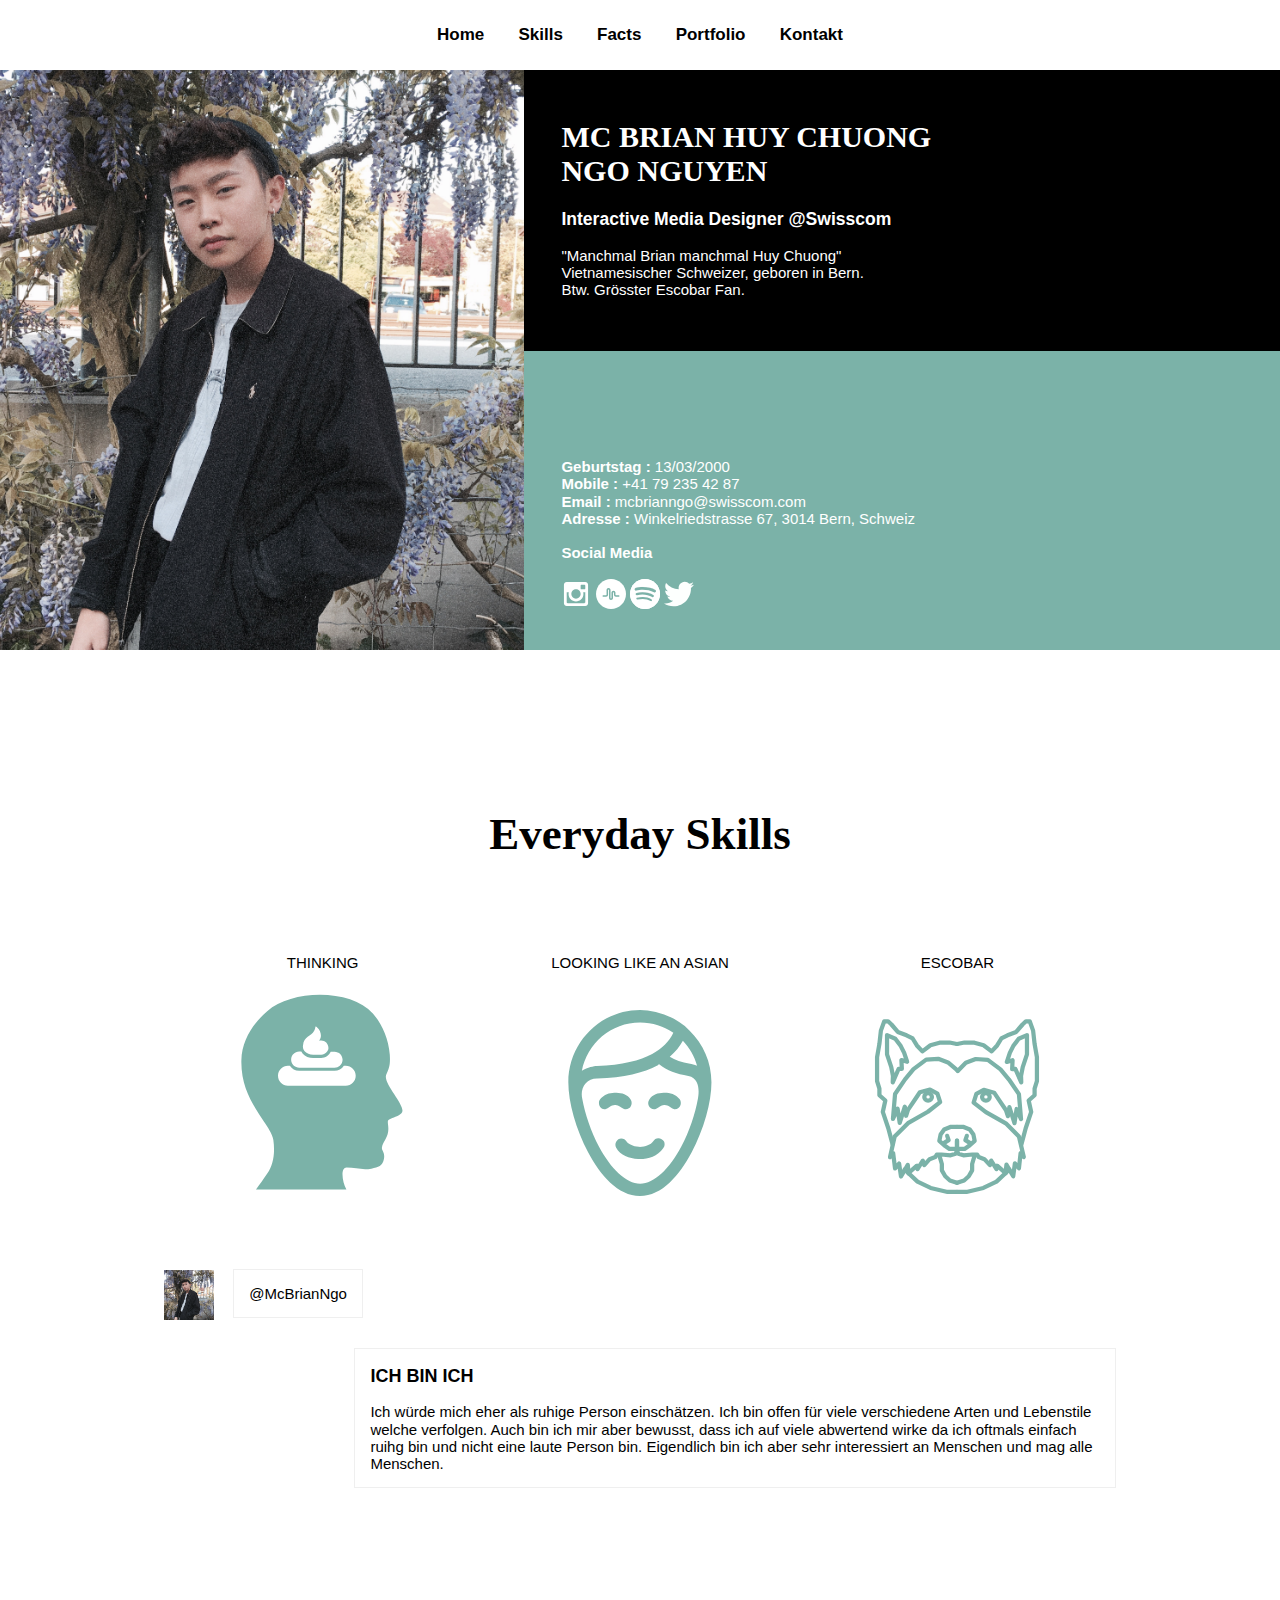
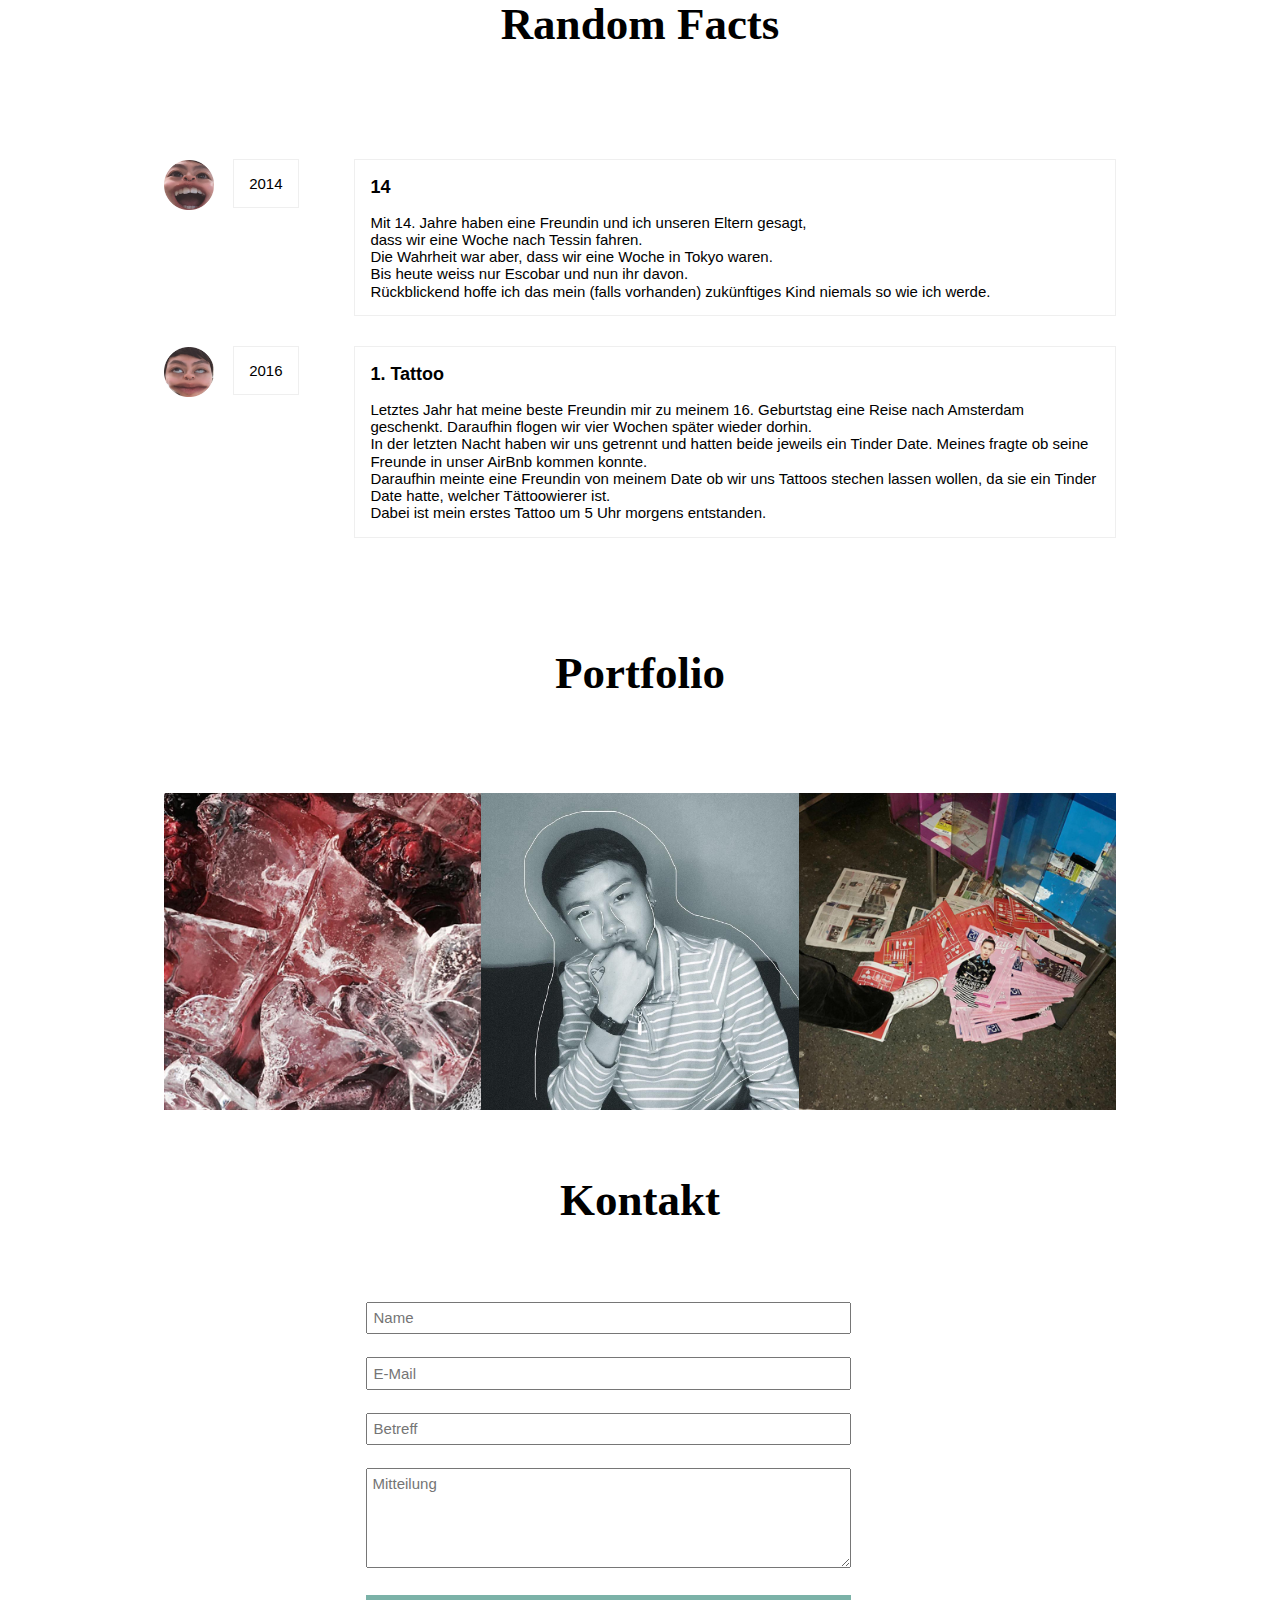
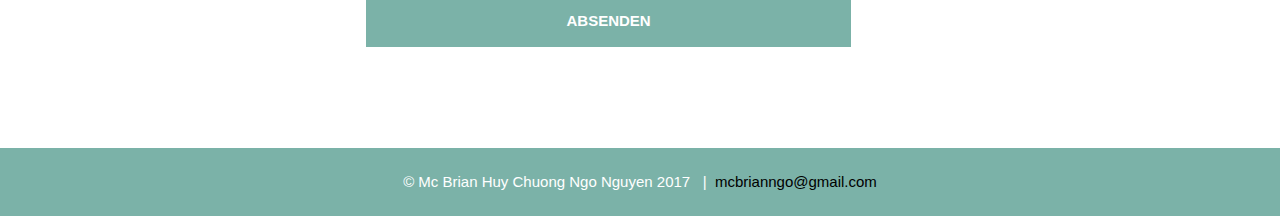
<file: index.html>
<!DOCTYPE html>
<html>
<head>
  <!--CSS und Scripts einbinden-->
<link rel="stylesheet" type="text/css" href="./css/style.css">
<link rel="stylesheet" type="text/css" href="./css/normalize.css">
<link rel="stylesheet" type="text/css" href="./css/hamburger.css">
<link href="https://fonts.google.com/specimen/Antic+Didone" rel='stylesheet' type="text/css">
<!--Meta Angaben-->
<meta name="language" content="de">
<meta charset="utf-8"/>
<meta name="keywords" content="Suchbegriffe">
<meta name"description" content="Beschreibung">
<meta title="Seitentitel">
<meta name="viewport" content="width=device-width, initial-scale=1.0, user-scalable=no">
<!-- Diese Zeile brauchen wir unbedingt damit unser responsive Design später funktioniert. Dpäter mehr dazu. -->

</head>

  <body>

    <header>
  <!-- Kopfbereich für Navigation, Bannerbilder etc. -->
  <div class="mobile-menu-bar">
        <button class="hamburger--spin hamburger" id="hamburger" type="button">
         <span class="hamburger-box">
          <span class="hamburger-inner"></span>
         </span>
        </button>
      </div>
  <nav>
      <ul id="mobile-menu">
        <li><a class="scroll" href="index.html#about">Home</a></li>
        <li><a class="scroll" href="index.html#skills">Skills</a></li>
        <li><a class="scroll" href="index.html#ausbildungen">Facts</a></li>
        <li><a class="scroll" href="index.html#portfolio">Portfolio</a></li>
        <li><a class="scroll" href="index.html#formular">Kontakt</a></li>
      </ul>
  </nav>

      </header>

          <main> <!--1. Ebene-->
          <!-- Umschliessender Hauptbereich für alle sections und asides -->
            <!-- Section About -->
            <section id="about"><!-- 2. Ebene-->
              <div id="portrait">
                <div id="portrait_image"></div>
              </div>
              <div id="beschreibung">
                <div id="name">
                  <h1>Mc Brian Huy Chuong <br>Ngo Nguyen</h1>
                  <span><h3>Interactive Media Designer @Swisscom</h3></span>
                  <p class="bio"><!-- 3. Ebene-->
                  "Manchmal Brian manchmal Huy Chuong" <br> Vietnamesischer Schweizer, geboren in Bern.
                  <br> Btw. Grösster Escobar Fan.
                  </p>
                </div>
                <div id="infos"><br>
                <br>  <br> <br>
                <strong>Geburtstag :</strong>   13/03/2000<br>
                <strong>Mobile :</strong>       +41 79 235 42 87<br>
                <strong>Email :</strong>        mcbrianngo@swisscom.com<br>
                <strong>Adresse :</strong>      Winkelriedstrasse 67, 3014 Bern, Schweiz<br>
                <br>
                <div ="Social Media">
                <!-- Links Social Media -->
                <strong>Social Media </strong> </a> <br>
                <br>
                <a href="https://instagram.com/mcbrianngo"><img src="./img/social/instagram.svg" height="30px"></a>
                <a href="https://www.musical.ly/h5/share/usr/11158782.html"><img src="./img/social/musical.svg" height="30px"></a>
                <a href="https://open.spotify.com/user/mcbrianngo/playlist/3FO3ACHwBPINFEYH7qDsVr?si=rNJzIBgeSDCFFU7S1oZZSQ"><img src="./img/social/spotify.svg" height="30px"></a>
                <a href="http://twitter.com/mcbrianngo"><img src="./img/social/twitter.svg" onerror="this.src='./img/social/twitter.png'" height="30px"></a>
              </div>
            </section>
              <div id="wrapper">

                <section id="skills"> <!-- Sektion Skills-->
                  <h1>Everyday Skills</h1>
                  <div class="skills-icons">
                    <div id="erstes-icon">
                      THINKING
                    </div>
                    <div id="zweites-icon">
                      LOOKING LIKE AN ASIAN
                    </div>
                  <div id="drittes-icon">
                    ESCOBAR

              </div>
            </div>
           </section>



<section id="cv">
  <section id="jobs">
    <!-- 1. Jobeintrag-->

      <!-- 2. Jobeintrag -->
      <div class="cv-eintrag">
        <div class="links">
            <img src="./img/McBrian1.jpeg" height="50px" />
            <p class="ja8hr">@McBrianNgo</p>
          </div>
          <div class="rechts">
          <p class="cv-beschreibung">
          <span class="cv-titel">ICH BIN ICH</span>
          <br>
            Ich würde mich eher als ruhige Person einschätzen. Ich bin offen für viele verschiedene Arten und Lebenstile welche verfolgen.
            Auch bin ich mir aber bewusst, dass ich auf viele abwertend wirke da ich oftmals einfach ruihg bin und nicht eine laute Person bin.
            Eigendlich bin ich aber sehr interessiert an Menschen und mag alle Menschen.
          </p>
          </div>
        </div>
      </section>

      <section id="ausbildungen">
      <h1>Random Facts</h1>

      <!--- 1. Ausbildungseintrag-->

      <div class="cv-eintrag">
        <div class="links">
            <img src="./img/cv/zertifikat1.jpg" height="50px" />
            <p class="ja8hr">2014</p>
          </div>
          <div class="rechts">
          <p class="cv-beschreibung">
          <span class="cv-titel">14</span>
          <br>
            Mit 14. Jahre haben eine Freundin und ich unseren Eltern gesagt,
            <br> dass wir eine Woche nach Tessin fahren.
            <br> Die Wahrheit war aber, dass wir eine Woche in Tokyo waren.
            <br> Bis heute weiss nur Escobar und nun ihr davon.
            <br> Rückblickend hoffe ich das mein (falls vorhanden) zukünftiges Kind niemals so wie ich werde.
          </p>
        </div>
      </div>
      <!--- 2. Ausbildungeintrag-->
      <div class="cv-eintrag">
        <div class="links">
            <img src="./img/cv/zertifikat2.jpg" height="50px" />
            <p class="jahr">2016</p>
          </div>
          <div class="rechts">
          <p class="cv-beschreibung">
          <span class="cv-titel">1. Tattoo</span>
          <br>
            Letztes Jahr hat meine beste Freundin mir zu meinem 16. Geburtstag eine Reise nach Amsterdam geschenkt. Daraufhin flogen wir vier Wochen später wieder dorhin.
            <br> In der letzten Nacht haben wir uns getrennt und hatten beide jeweils ein Tinder Date. Meines fragte ob seine Freunde in unser AirBnb kommen konnte.
            <br> Daraufhin meinte eine Freundin von meinem Date ob wir uns Tattoos stechen lassen wollen, da sie ein Tinder Date hatte, welcher Tättoowierer ist.
            <br> Dabei ist mein erstes Tattoo um 5 Uhr morgens entstanden.
          </p>
        </div>
      </div>
    </section>
</section>
<!-- Sektion Portfolio -->
  <section id="portfolio">
    <h1>Portfolio</h1>
      <div class="portfolio-kacheln">
      <!-- 1. Protfolio Eintrag-->
        <div class="portfolio-eintrag">
          <a href="arbeit1.html"><img src="./img/thumbs/lol_1.jpg" title="Arbeit 1">
          <div class="arbeit-titel">
              <p>NEON</p>
            </div>
          </a>
        </div>
      <!--- 2. Portfolio Eintrag --->
        <div class="portfolio-eintrag">
        <a href="arbeit2.html"><img src="./img/thumbs/lol_2.jpg" title="Arbeit 2">
            <div class="arbeit-titel">
              <p>ICH</p>
            </div>
          </a>
        </div>
      <!-- 3. Portfolio Eintrag -->
        <div class="portfolio-eintrag">
          <a href="arbeit3.html"><img src="./img/thumbs/lol_3.jpg" title="Arbeit 3">
           <div class="arbeit-titel">
             <p>Oui et Non</p>
           </div>
          </a>
        </div>
      </div><!-- .portfolio-kacheln schliessen-->
    </section>

<!-- Kontaktformular -->



<section id="formular">
  <h1 id="KontaktTitel">Kontakt</h1>

    <div class="Kontaktformular">

      <form action="https://formspree.io/mcbrianngo@gmail.com" class="form horizonzal" role="form" method="post">
        <input type="text" class="form-control" name="name" placeholder="Name" required>
        <input type="email" class="form-control" name="_replyto" placeholder="E-Mail" required>
        <input type="text" class="form-control" name="_subject" placeholder="Betreff" required>
        <textarea class="form-control" rows="5" name="message" placeholder="Mitteilung" required></textarea>
        <button class="absenden" value="Submit Comment" type="submit">ABSENDEN</button>
      </form>

    </div>
  </section>

</div>
</main>


      <footer>
        <!-- Fussbereich für Sitemaps, Mailadressen, Sociallinks etc. -->
      © Mc Brian Huy Chuong Ngo Nguyen 2017 &nbsp |&nbsp; <a href="mailto:mcbrianngo@gmail.com">mcbrianngo@gmail.com</a>
      </footer>

      <script src="https://cdnjs.cloudflare.com/ajax/libs/jquery/3.2.1/jquery.min.js"></script>
    <script type="text/javascript">
    $(".scroll").click(function(event){
             event.preventDefault();
             //calculate destination place
             var dest=0;
             if($(this.hash).offset().top > $(document).height()-$(window).height()){
                  dest=$(document).height()-$(window).height();
             }else{
                  dest=$(this.hash).offset().top;
             }
             //go to destination
             $('html,body').animate({scrollTop:dest}, 700,'swing');
         });
         $(function(){
                 $(document).on('click', '#hamburger', function (event) {
                 $('#mobile-menu').toggleClass('active');
                 $('#hamburger').toggleClass('is-active');
                 // $('html').toggleClass('noscroll');
                 });
               });

    </script>

  </body>
</html>
</file>
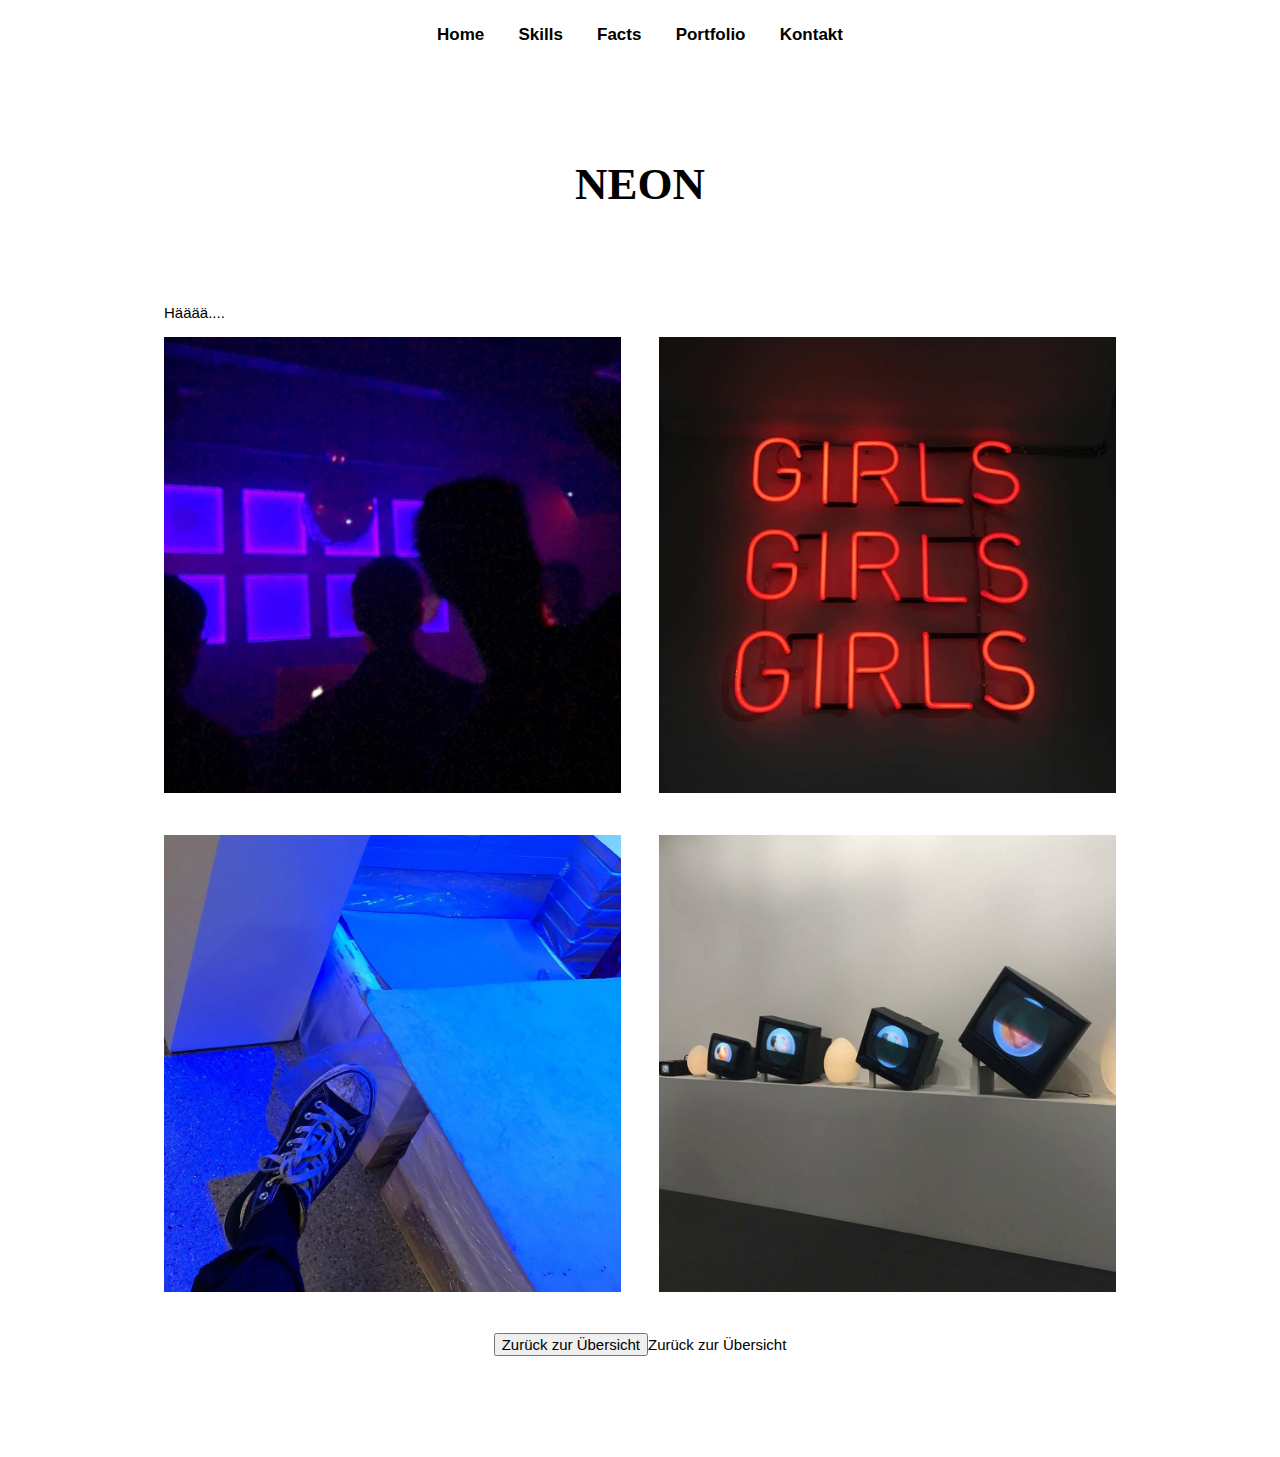
<file: arbeit1.html>
<!DOCTYPE html>
  <html>
    <head>
  <!--CSS und Scripts einbinden-->
      <link rel="stylesheet" type="text/css" href="./css/style.css">
        <link rel="stylesheet" type="text/css" href="./css/normalize.css">
<!--Meta Angaben-->
      <meta name="language" content="de">
    <meta charset="utf-8"/>
  <meta name="keywords" content="Suchbegriffe">
<meta name"description" content="Beschreibung">
</head>
<body>

  <header>

    <nav>
        <ul>
          <li><a href="index.html#about">Home</a></li>
          <li><a href="index.html#skills">Skills</a></li>
          <li><a href="index.html#ausbildungen">Facts</a></li>
          <li><a href="index.html#portfolio">Portfolio</a></li>
          <li><a href="index.html#formular">Kontakt</a></li>
        </ul>
    </nav>
  </header>

<main>
  <div id="wrapper" class="detailseite">
    <h1>NEON</h1>
      <p> Hääää....
      </p>
      <img class="img-links" src="./img/13/131.jpg">
      <img class="img-rechts" src="./img/13/132.jpg">
      <img class="img-links" src="./img/13/133.jpg">
      <img class="img-rechts" src="./img/13/134.jpg">
    <div class="back">
      <button class="index.html#portfolio" value="Submit Comment" type="submit">Zurück zur Übersicht</button
        <a href="index.html#portfolio">Zurück zur Übersicht</a>

    </div>
  </div>
</main>
</body>
</html>
</file>
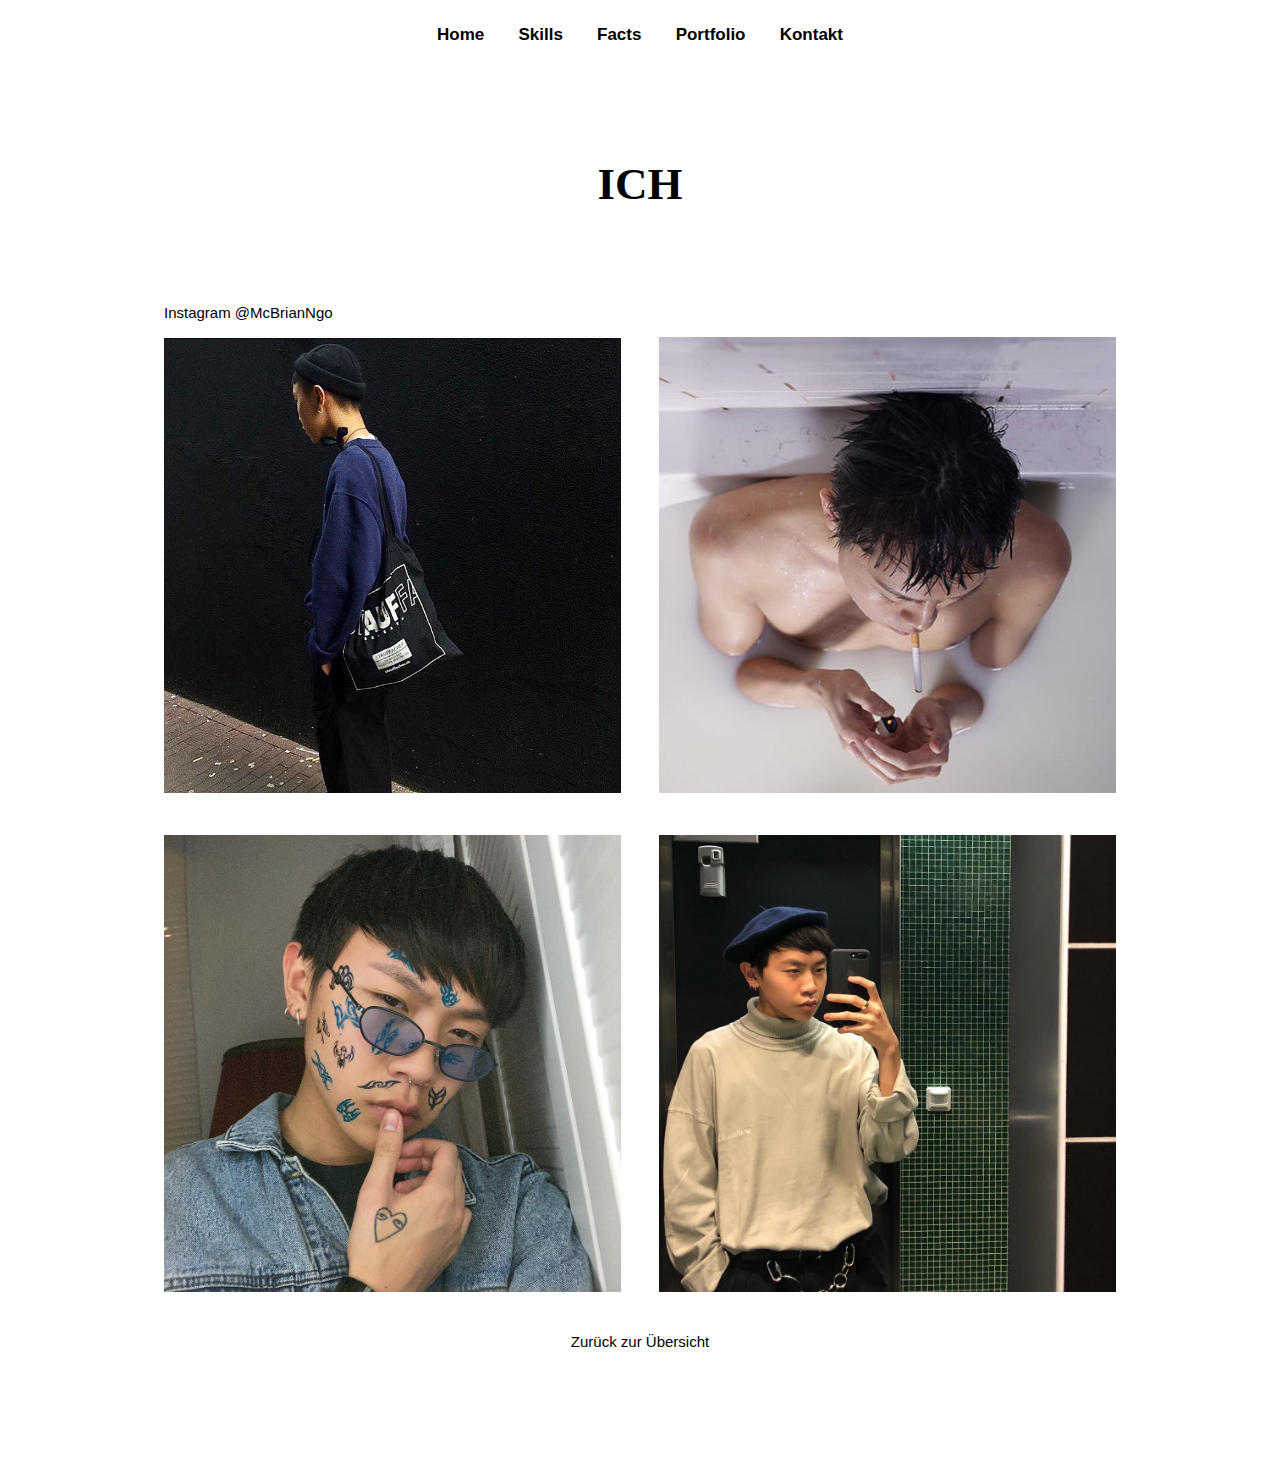
<file: arbeit2.html>
<!DOCTYPE html>
  <html>
    <head>
  <!--CSS und Scripts einbinden-->
      <link rel="stylesheet" type="text/css" href="./css/style.css">
        <link rel="stylesheet" type="text/css" href="./css/normalize.css">
<!--Meta Angaben-->
      <meta name="language" content="de">
    <meta charset="utf-8"/>
  <meta name="keywords" content="Suchbegriffe">
<meta name"description" content="Beschreibung">
</head>
<body>

  <header>

    <nav>
        <ul>
          <li><a href="index.html#about">Home</a></li>
          <li><a href="index.html#skills">Skills</a></li>
          <li><a href="index.html#ausbildungen">Facts</a></li>
          <li><a href="index.html#portfolio">Portfolio</a></li>
          <li><a href="index.html#formular">Kontakt</a></li>
        </ul>
    </nav>
  </header>

<main>
  <div id="wrapper" class="detailseite">
    <h1>ICH</h1>
      <p> Instagram @McBrianNgo
      </p>
      <img class="img-links" src="./img/14/141.jpg">
      <img class="img-rechts" src="./img/14/142.jpg">
      <img class="img-links" src="./img/14/143.jpg">
      <img class="img-rechts" src="./img/14/144.jpg">
    <div class="back">
      <a href="index.html#portfolio">Zurück zur Übersicht</a>
    </div>
  </div>
</main>
</body>
</html>
</file>
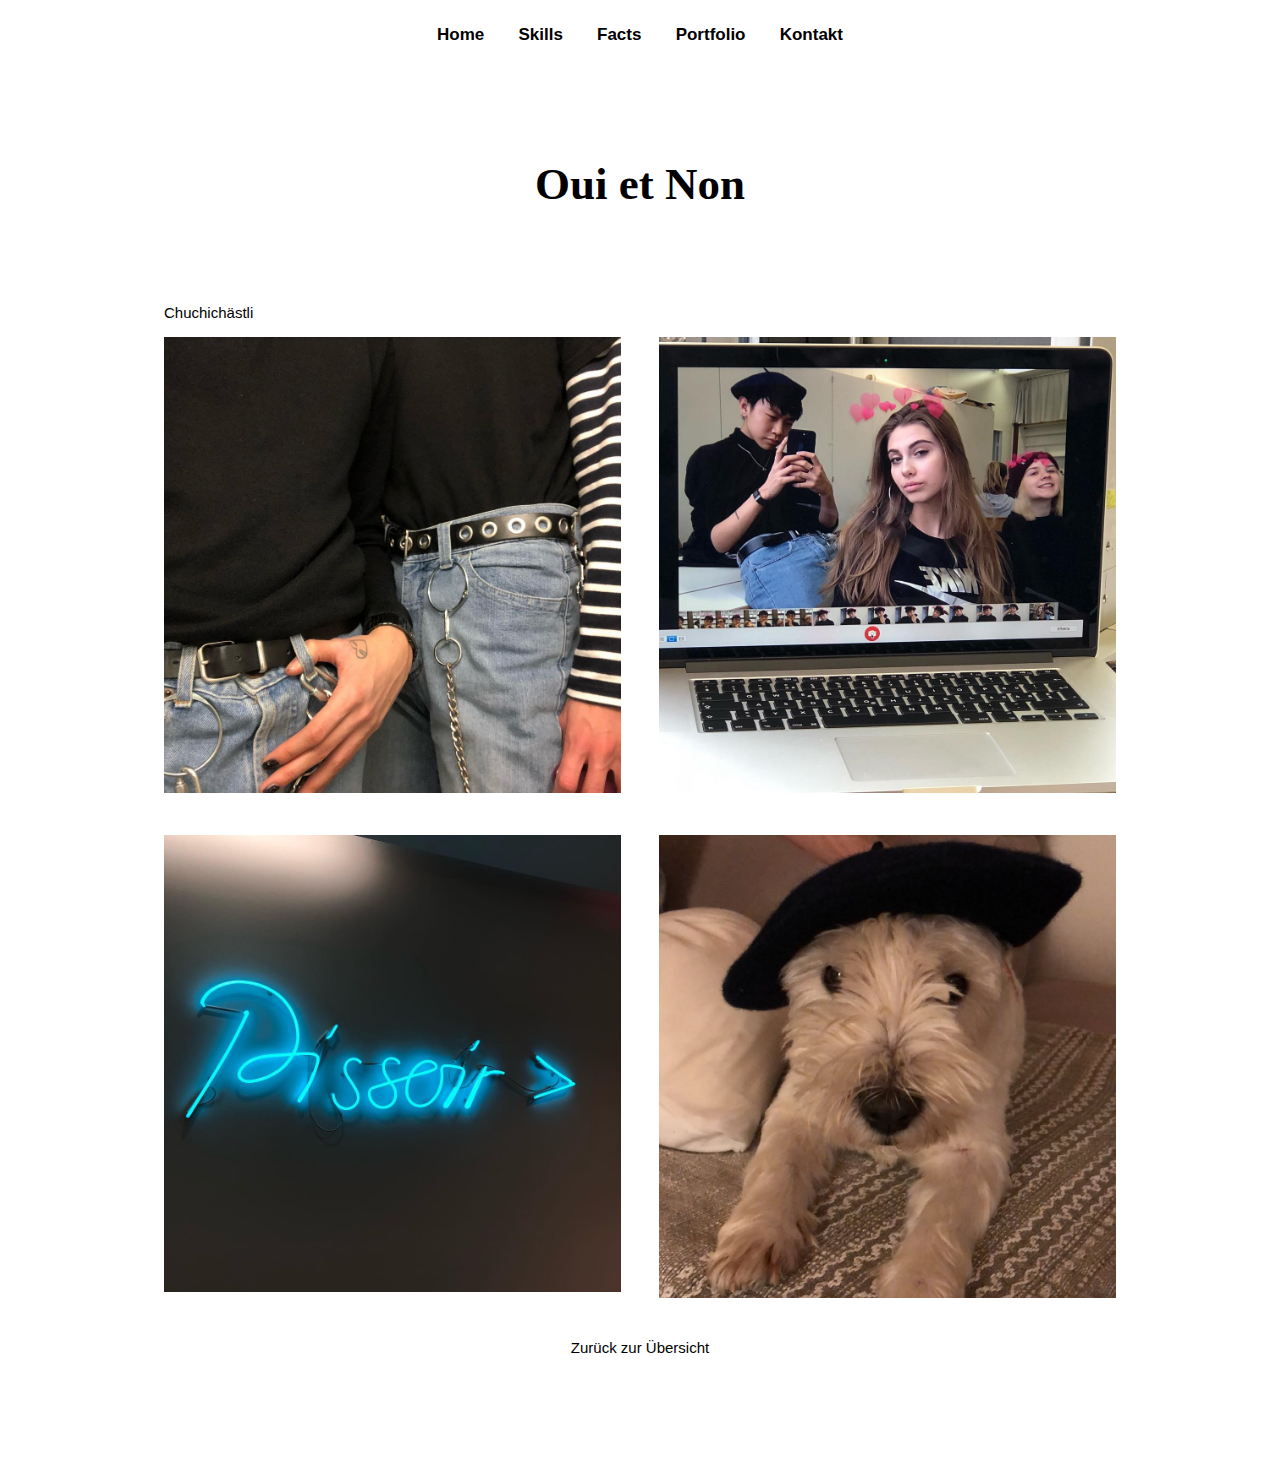
<file: arbeit3.html>
<!DOCTYPE html>
  <html>
    <head>
  <!--CSS und Scripts einbinden-->
      <link rel="stylesheet" type="text/css" href="./css/style.css">
        <link rel="stylesheet" type="text/css" href="./css/normalize.css">
<!--Meta Angaben-->
      <meta name="language" content="de">
    <meta charset="utf-8"/>
  <meta name="keywords" content="Suchbegriffe">
<meta name"description" content="Beschreibung">
</head>
<body>

  <header>

    <nav>
        <ul>
          <li><a href="index.html#about">Home</a></li>
          <li><a href="index.html#skills">Skills</a></li>
          <li><a href="index.html#ausbildungen">Facts</a></li>
          <li><a href="index.html#portfolio">Portfolio</a></li>
          <li><a href="index.html#formular">Kontakt</a></li>
        </ul>
    </nav>
  </header>

<main>
  <div id="wrapper" class="detailseite">
    <h1>Oui et Non</h1>
      <p> Chuchichästli </p>
      <img class="img-links" src="./img/15/151.jpg">
      <img class="img-rechts" src="./img/15/152.jpg">
      <img class="img-links" src="./img/15/153.jpg">
      <img class="img-rechts" src="./img/15/154.jpg">
    <div class="back">
      <a href="index.html#portfolio">Zurück zur Übersicht</a>
    </div>
  </div>
</main>
</body>
</html>
</file>
<file: css/style.css>
* {
  box-sizing: border-box;
  }

nav ul{
  text-align: center; /*bewirkt eine mittige textausrichtung */
  margin: 0; /*entfernt standardisierte Aussenabstände */
position: fixed;
z-index: 3;
top: 0;
background-color: #ffffff;
width: 100vw;
padding: 0;
}

nav li {
  display: inline; /*entfernt standardisierte Aussenabständer*/
}

nav a {
  display: inline-block;

  /* inline-block macht jedes der a-Elemente in der Navigation zu einem Block-Element, sodass sich
  Aussenabstände und Höhe definieren lassen. display:block würde jeden Navigationspunkt die volle
  Breite des Elternelements nutzen lassen, somit wäre die Links wieder untereinander, aber mittig. */

  color: #000000; /*Textfarbe innerhalb nav a, kann als HTML Farbcode #123456 oder als eines derKEywords angegeben
  werden. z.B red, blue, yellow - Liste siehe Links weiter unten.*/
  font-size: 17px; /*Schriftgrosse*/
  padding: 25px 15px; /*Innenabstand*/
  text-decoration: none; /*entfernt den Browser-Standard, dass die Links unterschrichen wind */
  font-weight: 620; /*setzt die Schriftdicke auf semi-bold */
}
#hamburger {
  display: none;
}

body {
  font-family: Antice Didone;
}

#about {
  display: flex;
}

#portrait {
  width: 45%;
  position: relative;
}
#portrait_image{
  background-size: cover;/* sorgt dafür dass das Bild immer das Elternelement komplett ausfüllt */
  background-image: url("../img/McBrian1.jpeg"); /* Gibt die Quelle unseres Bildes an */
  background-position: center; /*bestimmt wie das Bild beim verkleinern positioniert werden soll */
  position: absolute;
  height: 100%;
  width: 100%;
}

#beschreibung {
  width: 65%;
  background:#000000;
  margin-top: 62px;
}

#name {
  min-height: 230px;
  padding: 5%;
}

#infos {
  background: #7BB2A8;
  min-height: 230px;
  padding: 5%;
}

body { /*globale Schrifteinstellungen definieren */
  font-size: 15px;
  font-family: Helvetica, sans-serif; // Nur installierte Fonts.
  line-height: 5px;
}

a{ /*Links global stylen */
  color: #000000;
  text-decoration: none;
}

#beschreibung {
  color: #FFFFFF;
}

#beschreibung h1 {
  color: #ffffff;
  line height: 100%;
  text-transform: uppercase;
    font-family: Didot; // Nur installierte Fonts.
}

#beschreibung span {
color: #ffffff;
font-size: none;
}

#bio {
  color: #ffffff;
}

main {
  width: 100%;
}

#wrapper {
  max-width: 1080px;
  margin: 0 auto;
  height: 100%;
  padding: 5%;
  color: #000000;
  background-color: #ffffff;
}

/*Skills Section*/

#wrapper h1 {
  text-align: center;
  line-height: 4em;
    font-size: 45px;
    font-family: Didot; // Nur installierte Fonts.
    line-height: 5px;

}

.skills-icons{
  display: flex;
  flex-flow: row wrap;
}

#erstes-icon, #zweites-icon, #drittes-icon {
  height: 300px;
  width: 33.333%;
  text-align: center;
}

#erstes-icon {
  background: url("../img/skills/icon-ps.svg")50% 50% no-repeat;
}
#zweites-icon {
  background: url("../img/skills/icon-code.svg")50% 50% no-repeat;
}
#drittes-icon {
  background: url("../img/skills/icon-ai.svg")50% 50% no-repeat;
}

/* Sektion CV */

#cv, #jobs, #ausbildungen{
  float: left;
}

.cv-eintrag {
  width: 100%;
  float: left;
}

.cv-eintrag img {
  vertical-align: middle;
  margin-right: 15px;
}

.links p {
  display: inline-block;
  padding: 15px;
  border: 1px solid #efefef;
}

.links {
  float: left;
}

.rechts {
  width: 80%;
  vertical-align: top;
  float: right;
}

.cv-titel {
  font-size: 1.2em;
  line-height: 3em;
  font-weight: bold;
}

.cv-beschreibung {
  border: 1px solid #efefef;
  padding: 0 15px 15px 15px;
}

/* Sektion Portfolio */
#portfolio {
  float: left;
}

.portfolio-kacheln{
  display: flex;
  flex-flow: row wrap;
}

.portfolio-eintrag{
  position: relative;
  width: 33.3333%;
}

.portfolio-eintrag img{
  width: 100%;
  display: block;
}
.portfolio-eintrag .arbeit-titel {
  background: rgba(123, 178, 168, 1);
  height: 100%;
  color: white;
  padding: 45% 0;
  position: absolute;
/* Positioniert das Element absolut über dem Elternelement, dieses Element lässt sich nun innerhalb der
übergeordneten Box frei positionieren */
  text-align: center;
  width: 100%;
  z-index: 2;
  left: 0;
  top: 0;
  box-sizing: border-box;
  visibility:hidden;
}
.portfolio-eintrag:hover .arbeit-titel {
  visibility:visible;
}

/*Detailseite1*/

img.img-links {
  width: 48%;
  float: left;
  margin: 0 4% 4% 0;
}
img.img-rechts {
  width: 48%;
  margin: 0 0 4% 0;
}

.back {
  width: 100%;
  text-align: center;
  height: 4em;
}

nav a:hover {
  color: #7BB2A8;
  cursor: pointer;
}

/* Kontaktformular */
#formular {
  clear: both;
}

.Kontaktformular {
  width: 60%;
  margin: 0 auto;
  font-family: Didot; // Nur installierte Fonts.
}

.form-control, textarea {
  padding: 1%;
  width: 85%;
  margin: 2%;
}

.absenden {
  padding: 3%;
  width: 85%;
  margin: 2%;
  background: #7BB2A8;
  border: none;
  color: white;
  font-weight: bold;
}

.absenden:hover {
  background: #7BB2A8;
}

#KontaktTitel {
  margin: 0;
}

/* footer */

footer {
  background: #7BB2A8;
  color: white;
  padding: 2% 0;
  margin: 2% 0 0 0;
  text-align: center;
}

/*mediaqueries bis 950px*/
@media only screen and (max-width: 960px) {
  #about {
    display: block;
    flex-flow: row wrap;
  }
  #beschreibung {
    margin-top: 0px;
    width: 100%;
  }
  #portrait {
    margin-top: 65px;
    width: 100%;
    padding-bottom: 56.25%;
  }
  #erstes-icon, #zweites-icon, #drittes-icon {
    width: 100%;
  }
  section#cv {
    padding: 0 5%;
  }
  .links {
    width: 100%;
    text-align: center;
  }
  .rechts {
    width: 100%;
  }
}

/*mediaqueries unter 480Pixel - z.B Handy im Hochformat*/
@media only screen and (max-width: 480px) {
  body {
		margin-top: 59px;
	}

	nav li {
		display: block;
		line-height: 0.1em;
	}

	ul {
    transform: translate(0%, 0%);
    margin: 0;
    padding: 0;
    transform: translate(0%, -285px);
    transition: 1s;
	}

	ul.active {
		transform: translate(0%, 55px);
    z-index: 199;
	}

	.mobile-menu-bar {
		position: fixed;
    left: 0;
    top: 0;
    width: 100vw;
    background-color: #343434;
    z-index: 200;
	}

	.hamburger-inner, .hamburger-inner:before, .hamburger-inner:after {
		background-color: #FFFFFF;
	}

  #mobile-menu {
    position: fixed;
    background-color: #ffffff
  }

  nav ul {
    position:inherit;
  }

	#hamburger {
		display: inline;
		float: right;
	}

	#portrait {
    z-index: 5;
	}

	a.scroll {
		width: 100%;
	}

	main {
		padding: 0;
    margin-top: -8px;
	}

	.portfolio-eintrag {
		margin: 0 auto;
		text-align: center;
		width: 100%;
	}
}
</file>
<file: css/hamburger.css>
/*!
 * Hamburgers
 * @description Tasty CSS-animated hamburgers
 * @author Jonathan Suh @jonsuh
 * @site https://jonsuh.com/hamburgers
 * @link https://github.com/jonsuh/hamburgers
 */
.hamburger {
  padding: 15px 15px;
  display: inline-block;
  cursor: pointer;
  transition-property: opacity, filter;
  transition-duration: 0.15s;
  transition-timing-function: linear;
  font: inherit;
  color: inherit;
  text-transform: none;
  background-color: transparent;
  border: 0;
  margin: 0;
  overflow: visible; }
  .hamburger:hover {
    opacity: 0.7; }

.hamburger-box {
  width: 40px;
  height: 24px;
  display: inline-block;
  position: relative; }

.hamburger-inner {
  display: block;
  top: 50%;
  margin-top: -2px; }
  .hamburger-inner, .hamburger-inner::before, .hamburger-inner::after {
    width: 40px;
    height: 4px;
    background-color: #000;
    border-radius: 4px;
    position: absolute;
    transition-property: transform;
    transition-duration: 0.15s;
    transition-timing-function: ease; }
  .hamburger-inner::before, .hamburger-inner::after {
    content: "";
    display: block; }
  .hamburger-inner::before {
    top: -10px; }
  .hamburger-inner::after {
    bottom: -10px; }

/*
   * 3DX
   */
.hamburger--3dx .hamburger-box {
  perspective: 80px; }

.hamburger--3dx .hamburger-inner {
  transition: transform 0.15s cubic-bezier(0.645, 0.045, 0.355, 1), background-color 0s 0.1s cubic-bezier(0.645, 0.045, 0.355, 1); }
  .hamburger--3dx .hamburger-inner::before, .hamburger--3dx .hamburger-inner::after {
    transition: transform 0s 0.1s cubic-bezier(0.645, 0.045, 0.355, 1); }

.hamburger--3dx.is-active .hamburger-inner {
  background-color: transparent;
  transform: rotateY(180deg); }
  .hamburger--3dx.is-active .hamburger-inner::before {
    transform: translate3d(0, 10px, 0) rotate(45deg); }
  .hamburger--3dx.is-active .hamburger-inner::after {
    transform: translate3d(0, -10px, 0) rotate(-45deg); }

/*
   * 3DX Reverse
   */
.hamburger--3dx-r .hamburger-box {
  perspective: 80px; }

.hamburger--3dx-r .hamburger-inner {
  transition: transform 0.15s cubic-bezier(0.645, 0.045, 0.355, 1), background-color 0s 0.1s cubic-bezier(0.645, 0.045, 0.355, 1); }
  .hamburger--3dx-r .hamburger-inner::before, .hamburger--3dx-r .hamburger-inner::after {
    transition: transform 0s 0.1s cubic-bezier(0.645, 0.045, 0.355, 1); }

.hamburger--3dx-r.is-active .hamburger-inner {
  background-color: transparent;
  transform: rotateY(-180deg); }
  .hamburger--3dx-r.is-active .hamburger-inner::before {
    transform: translate3d(0, 10px, 0) rotate(45deg); }
  .hamburger--3dx-r.is-active .hamburger-inner::after {
    transform: translate3d(0, -10px, 0) rotate(-45deg); }

/*
   * 3DY
   */
.hamburger--3dy .hamburger-box {
  perspective: 80px; }

.hamburger--3dy .hamburger-inner {
  transition: transform 0.15s cubic-bezier(0.645, 0.045, 0.355, 1), background-color 0s 0.1s cubic-bezier(0.645, 0.045, 0.355, 1); }
  .hamburger--3dy .hamburger-inner::before, .hamburger--3dy .hamburger-inner::after {
    transition: transform 0s 0.1s cubic-bezier(0.645, 0.045, 0.355, 1); }

.hamburger--3dy.is-active .hamburger-inner {
  background-color: transparent;
  transform: rotateX(-180deg); }
  .hamburger--3dy.is-active .hamburger-inner::before {
    transform: translate3d(0, 10px, 0) rotate(45deg); }
  .hamburger--3dy.is-active .hamburger-inner::after {
    transform: translate3d(0, -10px, 0) rotate(-45deg); }

/*
   * 3DY Reverse
   */
.hamburger--3dy-r .hamburger-box {
  perspective: 80px; }

.hamburger--3dy-r .hamburger-inner {
  transition: transform 0.15s cubic-bezier(0.645, 0.045, 0.355, 1), background-color 0s 0.1s cubic-bezier(0.645, 0.045, 0.355, 1); }
  .hamburger--3dy-r .hamburger-inner::before, .hamburger--3dy-r .hamburger-inner::after {
    transition: transform 0s 0.1s cubic-bezier(0.645, 0.045, 0.355, 1); }

.hamburger--3dy-r.is-active .hamburger-inner {
  background-color: transparent;
  transform: rotateX(180deg); }
  .hamburger--3dy-r.is-active .hamburger-inner::before {
    transform: translate3d(0, 10px, 0) rotate(45deg); }
  .hamburger--3dy-r.is-active .hamburger-inner::after {
    transform: translate3d(0, -10px, 0) rotate(-45deg); }

/*
   * 3DXY
   */
.hamburger--3dxy .hamburger-box {
  perspective: 80px; }

.hamburger--3dxy .hamburger-inner {
  transition: transform 0.15s cubic-bezier(0.645, 0.045, 0.355, 1), background-color 0s 0.1s cubic-bezier(0.645, 0.045, 0.355, 1); }
  .hamburger--3dxy .hamburger-inner::before, .hamburger--3dxy .hamburger-inner::after {
    transition: transform 0s 0.1s cubic-bezier(0.645, 0.045, 0.355, 1); }

.hamburger--3dxy.is-active .hamburger-inner {
  background-color: transparent;
  transform: rotateX(180deg) rotateY(180deg); }
  .hamburger--3dxy.is-active .hamburger-inner::before {
    transform: translate3d(0, 10px, 0) rotate(45deg); }
  .hamburger--3dxy.is-active .hamburger-inner::after {
    transform: translate3d(0, -10px, 0) rotate(-45deg); }

/*
   * 3DXY Reverse
   */
.hamburger--3dxy-r .hamburger-box {
  perspective: 80px; }

.hamburger--3dxy-r .hamburger-inner {
  transition: transform 0.15s cubic-bezier(0.645, 0.045, 0.355, 1), background-color 0s 0.1s cubic-bezier(0.645, 0.045, 0.355, 1); }
  .hamburger--3dxy-r .hamburger-inner::before, .hamburger--3dxy-r .hamburger-inner::after {
    transition: transform 0s 0.1s cubic-bezier(0.645, 0.045, 0.355, 1); }

.hamburger--3dxy-r.is-active .hamburger-inner {
  background-color: transparent;
  transform: rotateX(180deg) rotateY(180deg) rotateZ(-180deg); }
  .hamburger--3dxy-r.is-active .hamburger-inner::before {
    transform: translate3d(0, 10px, 0) rotate(45deg); }
  .hamburger--3dxy-r.is-active .hamburger-inner::after {
    transform: translate3d(0, -10px, 0) rotate(-45deg); }

/*
   * Arrow
   */
.hamburger--arrow.is-active .hamburger-inner::before {
  transform: translate3d(-8px, 0, 0) rotate(-45deg) scale(0.7, 1); }

.hamburger--arrow.is-active .hamburger-inner::after {
  transform: translate3d(-8px, 0, 0) rotate(45deg) scale(0.7, 1); }

/*
   * Arrow Right
   */
.hamburger--arrow-r.is-active .hamburger-inner::before {
  transform: translate3d(8px, 0, 0) rotate(45deg) scale(0.7, 1); }

.hamburger--arrow-r.is-active .hamburger-inner::after {
  transform: translate3d(8px, 0, 0) rotate(-45deg) scale(0.7, 1); }

/*
   * Arrow Alt
   */
.hamburger--arrowalt .hamburger-inner::before {
  transition: top 0.1s 0.1s ease, transform 0.1s cubic-bezier(0.165, 0.84, 0.44, 1); }

.hamburger--arrowalt .hamburger-inner::after {
  transition: bottom 0.1s 0.1s ease, transform 0.1s cubic-bezier(0.165, 0.84, 0.44, 1); }

.hamburger--arrowalt.is-active .hamburger-inner::before {
  top: 0;
  transform: translate3d(-8px, -10px, 0) rotate(-45deg) scale(0.7, 1);
  transition: top 0.1s ease, transform 0.1s 0.1s cubic-bezier(0.895, 0.03, 0.685, 0.22); }

.hamburger--arrowalt.is-active .hamburger-inner::after {
  bottom: 0;
  transform: translate3d(-8px, 10px, 0) rotate(45deg) scale(0.7, 1);
  transition: bottom 0.1s ease, transform 0.1s 0.1s cubic-bezier(0.895, 0.03, 0.685, 0.22); }

/*
   * Arrow Alt Right
   */
.hamburger--arrowalt-r .hamburger-inner::before {
  transition: top 0.1s 0.1s ease, transform 0.1s cubic-bezier(0.165, 0.84, 0.44, 1); }

.hamburger--arrowalt-r .hamburger-inner::after {
  transition: bottom 0.1s 0.1s ease, transform 0.1s cubic-bezier(0.165, 0.84, 0.44, 1); }

.hamburger--arrowalt-r.is-active .hamburger-inner::before {
  top: 0;
  transform: translate3d(8px, -10px, 0) rotate(45deg) scale(0.7, 1);
  transition: top 0.1s ease, transform 0.1s 0.1s cubic-bezier(0.895, 0.03, 0.685, 0.22); }

.hamburger--arrowalt-r.is-active .hamburger-inner::after {
  bottom: 0;
  transform: translate3d(8px, 10px, 0) rotate(-45deg) scale(0.7, 1);
  transition: bottom 0.1s ease, transform 0.1s 0.1s cubic-bezier(0.895, 0.03, 0.685, 0.22); }

/*
 * Arrow Turn
 */
.hamburger--arrowturn.is-active .hamburger-inner {
  transform: rotate(-180deg); }
  .hamburger--arrowturn.is-active .hamburger-inner::before {
    transform: translate3d(8px, 0, 0) rotate(45deg) scale(0.7, 1); }
  .hamburger--arrowturn.is-active .hamburger-inner::after {
    transform: translate3d(8px, 0, 0) rotate(-45deg) scale(0.7, 1); }

/*
 * Arrow Turn Right
 */
.hamburger--arrowturn-r.is-active .hamburger-inner {
  transform: rotate(-180deg); }
  .hamburger--arrowturn-r.is-active .hamburger-inner::before {
    transform: translate3d(-8px, 0, 0) rotate(-45deg) scale(0.7, 1); }
  .hamburger--arrowturn-r.is-active .hamburger-inner::after {
    transform: translate3d(-8px, 0, 0) rotate(45deg) scale(0.7, 1); }

/*
   * Boring
   */
.hamburger--boring .hamburger-inner, .hamburger--boring .hamburger-inner::before, .hamburger--boring .hamburger-inner::after {
  transition-property: none; }

.hamburger--boring.is-active .hamburger-inner {
  transform: rotate(45deg); }
  .hamburger--boring.is-active .hamburger-inner::before {
    top: 0;
    opacity: 0; }
  .hamburger--boring.is-active .hamburger-inner::after {
    bottom: 0;
    transform: rotate(-90deg); }

/*
   * Collapse
   */
.hamburger--collapse .hamburger-inner {
  top: auto;
  bottom: 0;
  transition-duration: 0.13s;
  transition-delay: 0.13s;
  transition-timing-function: cubic-bezier(0.55, 0.055, 0.675, 0.19); }
  .hamburger--collapse .hamburger-inner::after {
    top: -20px;
    transition: top 0.2s 0.2s cubic-bezier(0.33333, 0.66667, 0.66667, 1), opacity 0.1s linear; }
  .hamburger--collapse .hamburger-inner::before {
    transition: top 0.12s 0.2s cubic-bezier(0.33333, 0.66667, 0.66667, 1), transform 0.13s cubic-bezier(0.55, 0.055, 0.675, 0.19); }

.hamburger--collapse.is-active .hamburger-inner {
  transform: translate3d(0, -10px, 0) rotate(-45deg);
  transition-delay: 0.22s;
  transition-timing-function: cubic-bezier(0.215, 0.61, 0.355, 1); }
  .hamburger--collapse.is-active .hamburger-inner::after {
    top: 0;
    opacity: 0;
    transition: top 0.2s cubic-bezier(0.33333, 0, 0.66667, 0.33333), opacity 0.1s 0.22s linear; }
  .hamburger--collapse.is-active .hamburger-inner::before {
    top: 0;
    transform: rotate(-90deg);
    transition: top 0.1s 0.16s cubic-bezier(0.33333, 0, 0.66667, 0.33333), transform 0.13s 0.25s cubic-bezier(0.215, 0.61, 0.355, 1); }

/*
   * Collapse Reverse
   */
.hamburger--collapse-r .hamburger-inner {
  top: auto;
  bottom: 0;
  transition-duration: 0.13s;
  transition-delay: 0.13s;
  transition-timing-function: cubic-bezier(0.55, 0.055, 0.675, 0.19); }
  .hamburger--collapse-r .hamburger-inner::after {
    top: -20px;
    transition: top 0.2s 0.2s cubic-bezier(0.33333, 0.66667, 0.66667, 1), opacity 0.1s linear; }
  .hamburger--collapse-r .hamburger-inner::before {
    transition: top 0.12s 0.2s cubic-bezier(0.33333, 0.66667, 0.66667, 1), transform 0.13s cubic-bezier(0.55, 0.055, 0.675, 0.19); }

.hamburger--collapse-r.is-active .hamburger-inner {
  transform: translate3d(0, -10px, 0) rotate(45deg);
  transition-delay: 0.22s;
  transition-timing-function: cubic-bezier(0.215, 0.61, 0.355, 1); }
  .hamburger--collapse-r.is-active .hamburger-inner::after {
    top: 0;
    opacity: 0;
    transition: top 0.2s cubic-bezier(0.33333, 0, 0.66667, 0.33333), opacity 0.1s 0.22s linear; }
  .hamburger--collapse-r.is-active .hamburger-inner::before {
    top: 0;
    transform: rotate(90deg);
    transition: top 0.1s 0.16s cubic-bezier(0.33333, 0, 0.66667, 0.33333), transform 0.13s 0.25s cubic-bezier(0.215, 0.61, 0.355, 1); }

/*
   * Elastic
   */
.hamburger--elastic .hamburger-inner {
  top: 2px;
  transition-duration: 0.275s;
  transition-timing-function: cubic-bezier(0.68, -0.55, 0.265, 1.55); }
  .hamburger--elastic .hamburger-inner::before {
    top: 10px;
    transition: opacity 0.125s 0.275s ease; }
  .hamburger--elastic .hamburger-inner::after {
    top: 20px;
    transition: transform 0.275s cubic-bezier(0.68, -0.55, 0.265, 1.55); }

.hamburger--elastic.is-active .hamburger-inner {
  transform: translate3d(0, 10px, 0) rotate(135deg);
  transition-delay: 0.075s; }
  .hamburger--elastic.is-active .hamburger-inner::before {
    transition-delay: 0s;
    opacity: 0; }
  .hamburger--elastic.is-active .hamburger-inner::after {
    transform: translate3d(0, -20px, 0) rotate(-270deg);
    transition-delay: 0.075s; }

/*
   * Elastic Reverse
   */
.hamburger--elastic-r .hamburger-inner {
  top: 2px;
  transition-duration: 0.275s;
  transition-timing-function: cubic-bezier(0.68, -0.55, 0.265, 1.55); }
  .hamburger--elastic-r .hamburger-inner::before {
    top: 10px;
    transition: opacity 0.125s 0.275s ease; }
  .hamburger--elastic-r .hamburger-inner::after {
    top: 20px;
    transition: transform 0.275s cubic-bezier(0.68, -0.55, 0.265, 1.55); }

.hamburger--elastic-r.is-active .hamburger-inner {
  transform: translate3d(0, 10px, 0) rotate(-135deg);
  transition-delay: 0.075s; }
  .hamburger--elastic-r.is-active .hamburger-inner::before {
    transition-delay: 0s;
    opacity: 0; }
  .hamburger--elastic-r.is-active .hamburger-inner::after {
    transform: translate3d(0, -20px, 0) rotate(270deg);
    transition-delay: 0.075s; }

/*
   * Emphatic
   */
.hamburger--emphatic {
  overflow: hidden; }
  .hamburger--emphatic .hamburger-inner {
    transition: background-color 0.125s 0.175s ease-in; }
    .hamburger--emphatic .hamburger-inner::before {
      left: 0;
      transition: transform 0.125s cubic-bezier(0.6, 0.04, 0.98, 0.335), top 0.05s 0.125s linear, left 0.125s 0.175s ease-in; }
    .hamburger--emphatic .hamburger-inner::after {
      top: 10px;
      right: 0;
      transition: transform 0.125s cubic-bezier(0.6, 0.04, 0.98, 0.335), top 0.05s 0.125s linear, right 0.125s 0.175s ease-in; }
  .hamburger--emphatic.is-active .hamburger-inner {
    transition-delay: 0s;
    transition-timing-function: ease-out;
    background-color: transparent; }
    .hamburger--emphatic.is-active .hamburger-inner::before {
      left: -80px;
      top: -80px;
      transform: translate3d(80px, 80px, 0) rotate(45deg);
      transition: left 0.125s ease-out, top 0.05s 0.125s linear, transform 0.125s 0.175s cubic-bezier(0.075, 0.82, 0.165, 1); }
    .hamburger--emphatic.is-active .hamburger-inner::after {
      right: -80px;
      top: -80px;
      transform: translate3d(-80px, 80px, 0) rotate(-45deg);
      transition: right 0.125s ease-out, top 0.05s 0.125s linear, transform 0.125s 0.175s cubic-bezier(0.075, 0.82, 0.165, 1); }

/*
   * Emphatic Reverse
   */
.hamburger--emphatic-r {
  overflow: hidden; }
  .hamburger--emphatic-r .hamburger-inner {
    transition: background-color 0.125s 0.175s ease-in; }
    .hamburger--emphatic-r .hamburger-inner::before {
      left: 0;
      transition: transform 0.125s cubic-bezier(0.6, 0.04, 0.98, 0.335), top 0.05s 0.125s linear, left 0.125s 0.175s ease-in; }
    .hamburger--emphatic-r .hamburger-inner::after {
      top: 10px;
      right: 0;
      transition: transform 0.125s cubic-bezier(0.6, 0.04, 0.98, 0.335), top 0.05s 0.125s linear, right 0.125s 0.175s ease-in; }
  .hamburger--emphatic-r.is-active .hamburger-inner {
    transition-delay: 0s;
    transition-timing-function: ease-out;
    background-color: transparent; }
    .hamburger--emphatic-r.is-active .hamburger-inner::before {
      left: -80px;
      top: 80px;
      transform: translate3d(80px, -80px, 0) rotate(-45deg);
      transition: left 0.125s ease-out, top 0.05s 0.125s linear, transform 0.125s 0.175s cubic-bezier(0.075, 0.82, 0.165, 1); }
    .hamburger--emphatic-r.is-active .hamburger-inner::after {
      right: -80px;
      top: 80px;
      transform: translate3d(-80px, -80px, 0) rotate(45deg);
      transition: right 0.125s ease-out, top 0.05s 0.125s linear, transform 0.125s 0.175s cubic-bezier(0.075, 0.82, 0.165, 1); }

/*
   * Minus
   */
.hamburger--minus .hamburger-inner::before, .hamburger--minus .hamburger-inner::after {
  transition: bottom 0.08s 0s ease-out, top 0.08s 0s ease-out, opacity 0s linear; }

.hamburger--minus.is-active .hamburger-inner::before, .hamburger--minus.is-active .hamburger-inner::after {
  opacity: 0;
  transition: bottom 0.08s ease-out, top 0.08s ease-out, opacity 0s 0.08s linear; }

.hamburger--minus.is-active .hamburger-inner::before {
  top: 0; }

.hamburger--minus.is-active .hamburger-inner::after {
  bottom: 0; }

/*
   * Slider
   */
.hamburger--slider .hamburger-inner {
  top: 2px; }
  .hamburger--slider .hamburger-inner::before {
    top: 10px;
    transition-property: transform, opacity;
    transition-timing-function: ease;
    transition-duration: 0.15s; }
  .hamburger--slider .hamburger-inner::after {
    top: 20px; }

.hamburger--slider.is-active .hamburger-inner {
  transform: translate3d(0, 10px, 0) rotate(45deg); }
  .hamburger--slider.is-active .hamburger-inner::before {
    transform: rotate(-45deg) translate3d(-5.71429px, -6px, 0);
    opacity: 0; }
  .hamburger--slider.is-active .hamburger-inner::after {
    transform: translate3d(0, -20px, 0) rotate(-90deg); }

/*
   * Slider Reverse
   */
.hamburger--slider-r .hamburger-inner {
  top: 2px; }
  .hamburger--slider-r .hamburger-inner::before {
    top: 10px;
    transition-property: transform, opacity;
    transition-timing-function: ease;
    transition-duration: 0.15s; }
  .hamburger--slider-r .hamburger-inner::after {
    top: 20px; }

.hamburger--slider-r.is-active .hamburger-inner {
  transform: translate3d(0, 10px, 0) rotate(-45deg); }
  .hamburger--slider-r.is-active .hamburger-inner::before {
    transform: rotate(45deg) translate3d(5.71429px, -6px, 0);
    opacity: 0; }
  .hamburger--slider-r.is-active .hamburger-inner::after {
    transform: translate3d(0, -20px, 0) rotate(90deg); }

/*
   * Spin
   */
.hamburger--spin .hamburger-inner {
  transition-duration: 0.22s;
  transition-timing-function: cubic-bezier(0.55, 0.055, 0.675, 0.19); }
  .hamburger--spin .hamburger-inner::before {
    transition: top 0.1s 0.25s ease-in, opacity 0.1s ease-in; }
  .hamburger--spin .hamburger-inner::after {
    transition: bottom 0.1s 0.25s ease-in, transform 0.22s cubic-bezier(0.55, 0.055, 0.675, 0.19); }

.hamburger--spin.is-active .hamburger-inner {
  transform: rotate(225deg);
  transition-delay: 0.12s;
  transition-timing-function: cubic-bezier(0.215, 0.61, 0.355, 1); }
  .hamburger--spin.is-active .hamburger-inner::before {
    top: 0;
    opacity: 0;
    transition: top 0.1s ease-out, opacity 0.1s 0.12s ease-out; }
  .hamburger--spin.is-active .hamburger-inner::after {
    bottom: 0;
    transform: rotate(-90deg);
    transition: bottom 0.1s ease-out, transform 0.22s 0.12s cubic-bezier(0.215, 0.61, 0.355, 1); }

/*
   * Spin Reverse
   */
.hamburger--spin-r .hamburger-inner {
  transition-duration: 0.22s;
  transition-timing-function: cubic-bezier(0.55, 0.055, 0.675, 0.19); }
  .hamburger--spin-r .hamburger-inner::before {
    transition: top 0.1s 0.25s ease-in, opacity 0.1s ease-in; }
  .hamburger--spin-r .hamburger-inner::after {
    transition: bottom 0.1s 0.25s ease-in, transform 0.22s cubic-bezier(0.55, 0.055, 0.675, 0.19); }

.hamburger--spin-r.is-active .hamburger-inner {
  transform: rotate(-225deg);
  transition-delay: 0.12s;
  transition-timing-function: cubic-bezier(0.215, 0.61, 0.355, 1); }
  .hamburger--spin-r.is-active .hamburger-inner::before {
    top: 0;
    opacity: 0;
    transition: top 0.1s ease-out, opacity 0.1s 0.12s ease-out; }
  .hamburger--spin-r.is-active .hamburger-inner::after {
    bottom: 0;
    transform: rotate(90deg);
    transition: bottom 0.1s ease-out, transform 0.22s 0.12s cubic-bezier(0.215, 0.61, 0.355, 1); }

/*
   * Spring
   */
.hamburger--spring .hamburger-inner {
  top: 2px;
  transition: background-color 0s 0.13s linear; }
  .hamburger--spring .hamburger-inner::before {
    top: 10px;
    transition: top 0.1s 0.2s cubic-bezier(0.33333, 0.66667, 0.66667, 1), transform 0.13s cubic-bezier(0.55, 0.055, 0.675, 0.19); }
  .hamburger--spring .hamburger-inner::after {
    top: 20px;
    transition: top 0.2s 0.2s cubic-bezier(0.33333, 0.66667, 0.66667, 1), transform 0.13s cubic-bezier(0.55, 0.055, 0.675, 0.19); }

.hamburger--spring.is-active .hamburger-inner {
  transition-delay: 0.22s;
  background-color: transparent; }
  .hamburger--spring.is-active .hamburger-inner::before {
    top: 0;
    transition: top 0.1s 0.15s cubic-bezier(0.33333, 0, 0.66667, 0.33333), transform 0.13s 0.22s cubic-bezier(0.215, 0.61, 0.355, 1);
    transform: translate3d(0, 10px, 0) rotate(45deg); }
  .hamburger--spring.is-active .hamburger-inner::after {
    top: 0;
    transition: top 0.2s cubic-bezier(0.33333, 0, 0.66667, 0.33333), transform 0.13s 0.22s cubic-bezier(0.215, 0.61, 0.355, 1);
    transform: translate3d(0, 10px, 0) rotate(-45deg); }

/*
   * Spring Reverse
   */
.hamburger--spring-r .hamburger-inner {
  top: auto;
  bottom: 0;
  transition-duration: 0.13s;
  transition-delay: 0s;
  transition-timing-function: cubic-bezier(0.55, 0.055, 0.675, 0.19); }
  .hamburger--spring-r .hamburger-inner::after {
    top: -20px;
    transition: top 0.2s 0.2s cubic-bezier(0.33333, 0.66667, 0.66667, 1), opacity 0s linear; }
  .hamburger--spring-r .hamburger-inner::before {
    transition: top 0.1s 0.2s cubic-bezier(0.33333, 0.66667, 0.66667, 1), transform 0.13s cubic-bezier(0.55, 0.055, 0.675, 0.19); }

.hamburger--spring-r.is-active .hamburger-inner {
  transform: translate3d(0, -10px, 0) rotate(-45deg);
  transition-delay: 0.22s;
  transition-timing-function: cubic-bezier(0.215, 0.61, 0.355, 1); }
  .hamburger--spring-r.is-active .hamburger-inner::after {
    top: 0;
    opacity: 0;
    transition: top 0.2s cubic-bezier(0.33333, 0, 0.66667, 0.33333), opacity 0s 0.22s linear; }
  .hamburger--spring-r.is-active .hamburger-inner::before {
    top: 0;
    transform: rotate(90deg);
    transition: top 0.1s 0.15s cubic-bezier(0.33333, 0, 0.66667, 0.33333), transform 0.13s 0.22s cubic-bezier(0.215, 0.61, 0.355, 1); }

/*
   * Stand
   */
.hamburger--stand .hamburger-inner {
  transition: transform 0.075s 0.15s cubic-bezier(0.55, 0.055, 0.675, 0.19), background-color 0s 0.075s linear; }
  .hamburger--stand .hamburger-inner::before {
    transition: top 0.075s 0.075s ease-in, transform 0.075s 0s cubic-bezier(0.55, 0.055, 0.675, 0.19); }
  .hamburger--stand .hamburger-inner::after {
    transition: bottom 0.075s 0.075s ease-in, transform 0.075s 0s cubic-bezier(0.55, 0.055, 0.675, 0.19); }

.hamburger--stand.is-active .hamburger-inner {
  transform: rotate(90deg);
  background-color: transparent;
  transition: transform 0.075s 0s cubic-bezier(0.215, 0.61, 0.355, 1), background-color 0s 0.15s linear; }
  .hamburger--stand.is-active .hamburger-inner::before {
    top: 0;
    transform: rotate(-45deg);
    transition: top 0.075s 0.1s ease-out, transform 0.075s 0.15s cubic-bezier(0.215, 0.61, 0.355, 1); }
  .hamburger--stand.is-active .hamburger-inner::after {
    bottom: 0;
    transform: rotate(45deg);
    transition: bottom 0.075s 0.1s ease-out, transform 0.075s 0.15s cubic-bezier(0.215, 0.61, 0.355, 1); }

/*
   * Stand Reverse
   */
.hamburger--stand-r .hamburger-inner {
  transition: transform 0.075s 0.15s cubic-bezier(0.55, 0.055, 0.675, 0.19), background-color 0s 0.075s linear; }
  .hamburger--stand-r .hamburger-inner::before {
    transition: top 0.075s 0.075s ease-in, transform 0.075s 0s cubic-bezier(0.55, 0.055, 0.675, 0.19); }
  .hamburger--stand-r .hamburger-inner::after {
    transition: bottom 0.075s 0.075s ease-in, transform 0.075s 0s cubic-bezier(0.55, 0.055, 0.675, 0.19); }

.hamburger--stand-r.is-active .hamburger-inner {
  transform: rotate(-90deg);
  background-color: transparent;
  transition: transform 0.075s 0s cubic-bezier(0.215, 0.61, 0.355, 1), background-color 0s 0.15s linear; }
  .hamburger--stand-r.is-active .hamburger-inner::before {
    top: 0;
    transform: rotate(-45deg);
    transition: top 0.075s 0.1s ease-out, transform 0.075s 0.15s cubic-bezier(0.215, 0.61, 0.355, 1); }
  .hamburger--stand-r.is-active .hamburger-inner::after {
    bottom: 0;
    transform: rotate(45deg);
    transition: bottom 0.075s 0.1s ease-out, transform 0.075s 0.15s cubic-bezier(0.215, 0.61, 0.355, 1); }

/*
   * Squeeze
   */
.hamburger--squeeze .hamburger-inner {
  transition-duration: 0.075s;
  transition-timing-function: cubic-bezier(0.55, 0.055, 0.675, 0.19); }
  .hamburger--squeeze .hamburger-inner::before {
    transition: top 0.075s 0.12s ease, opacity 0.075s ease; }
  .hamburger--squeeze .hamburger-inner::after {
    transition: bottom 0.075s 0.12s ease, transform 0.075s cubic-bezier(0.55, 0.055, 0.675, 0.19); }

.hamburger--squeeze.is-active .hamburger-inner {
  transform: rotate(45deg);
  transition-delay: 0.12s;
  transition-timing-function: cubic-bezier(0.215, 0.61, 0.355, 1); }
  .hamburger--squeeze.is-active .hamburger-inner::before {
    top: 0;
    opacity: 0;
    transition: top 0.075s ease, opacity 0.075s 0.12s ease; }
  .hamburger--squeeze.is-active .hamburger-inner::after {
    bottom: 0;
    transform: rotate(-90deg);
    transition: bottom 0.075s ease, transform 0.075s 0.12s cubic-bezier(0.215, 0.61, 0.355, 1); }

/*
   * Vortex
   */
.hamburger--vortex .hamburger-inner {
  transition-duration: 0.2s;
  transition-timing-function: cubic-bezier(0.19, 1, 0.22, 1); }
  .hamburger--vortex .hamburger-inner::before, .hamburger--vortex .hamburger-inner::after {
    transition-duration: 0s;
    transition-delay: 0.1s;
    transition-timing-function: linear; }
  .hamburger--vortex .hamburger-inner::before {
    transition-property: top, opacity; }
  .hamburger--vortex .hamburger-inner::after {
    transition-property: bottom, transform; }

.hamburger--vortex.is-active .hamburger-inner {
  transform: rotate(765deg);
  transition-timing-function: cubic-bezier(0.19, 1, 0.22, 1); }
  .hamburger--vortex.is-active .hamburger-inner::before, .hamburger--vortex.is-active .hamburger-inner::after {
    transition-delay: 0s; }
  .hamburger--vortex.is-active .hamburger-inner::before {
    top: 0;
    opacity: 0; }
  .hamburger--vortex.is-active .hamburger-inner::after {
    bottom: 0;
    transform: rotate(90deg); }

/*
   * Vortex Reverse
   */
.hamburger--vortex-r .hamburger-inner {
  transition-duration: 0.2s;
  transition-timing-function: cubic-bezier(0.19, 1, 0.22, 1); }
  .hamburger--vortex-r .hamburger-inner::before, .hamburger--vortex-r .hamburger-inner::after {
    transition-duration: 0s;
    transition-delay: 0.1s;
    transition-timing-function: linear; }
  .hamburger--vortex-r .hamburger-inner::before {
    transition-property: top, opacity; }
  .hamburger--vortex-r .hamburger-inner::after {
    transition-property: bottom, transform; }

.hamburger--vortex-r.is-active .hamburger-inner {
  transform: rotate(-765deg);
  transition-timing-function: cubic-bezier(0.19, 1, 0.22, 1); }
  .hamburger--vortex-r.is-active .hamburger-inner::before, .hamburger--vortex-r.is-active .hamburger-inner::after {
    transition-delay: 0s; }
  .hamburger--vortex-r.is-active .hamburger-inner::before {
    top: 0;
    opacity: 0; }
  .hamburger--vortex-r.is-active .hamburger-inner::after {
    bottom: 0;
    transform: rotate(-90deg); }
Viewport
Window
×
×
×
</file>
